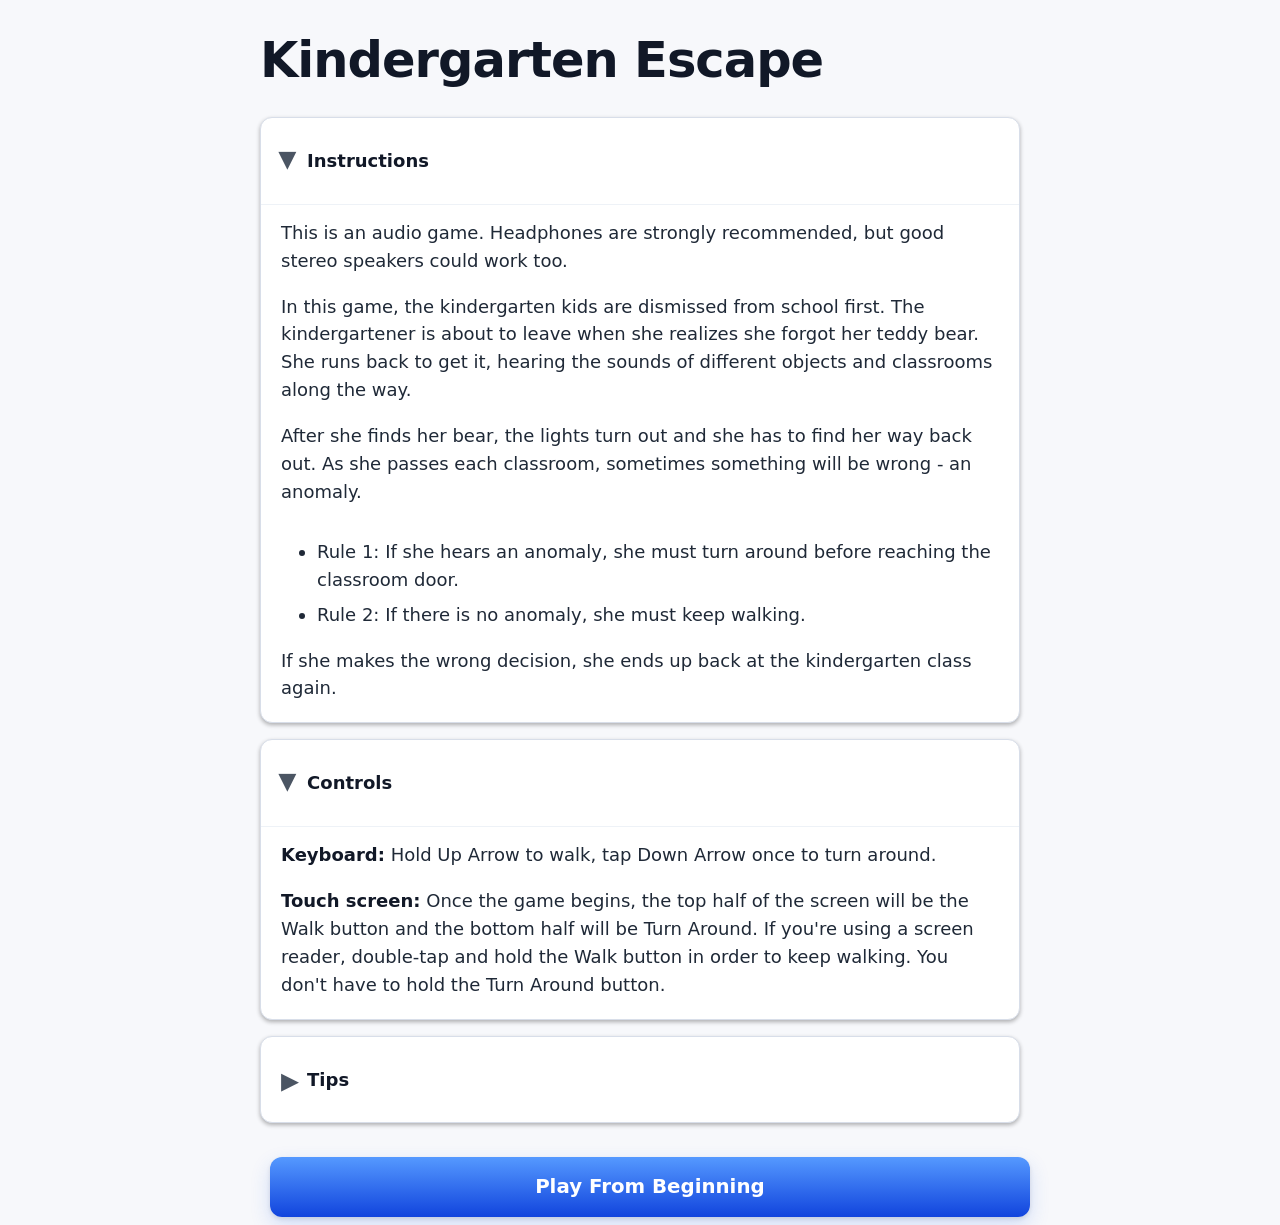
<file: index.html>
<!DOCTYPE html>
<html>
  <head>
    <meta charset="utf-8">
    <meta name="viewport" content="width=device-width, initial-scale=1">
    <title>
      Kindergarten Escape
    </title>
    <link rel="stylesheet" href="style.css">
    <script src="sound.js"></script>
    <script src="engine.js"></script>
    <script src="game.js"></script>
  </head>
  <body>
    <main class="page">
      <section hidden id="title">
        <h1>Kindergarten Escape</h1>
      </section>
      <section hidden id="highscore">
      </section>
      <section id="info" class="info">
        <details id="instructionsDetails" open>
          <summary>Instructions</summary>
          <p>
            This is an audio game. Headphones are strongly recommended,
            but good stereo speakers could work too.
          </p>
          <p>
            In this game, the kindergarten kids are dismissed from school first.
            The kindergartener is about to leave when she realizes
            she forgot her teddy bear. She runs back to get it, hearing
            the sounds of different objects and classrooms along the way.
          </p>
          <p>
            After she finds her bear, the lights turn out and she has to
            find her way back out. As she passes each classroom, sometimes
            something will be wrong - an anomaly.
          </p>
          <ul>
            <li>Rule 1: If she hears an anomaly, she must turn around before reaching the
              classroom door.
            <li>Rule 2: If there is no anomaly, she must keep walking.
          </ul>
          <p>
            If she makes the wrong decision, she ends up back at the kindergarten class
            again.
          </p>
        </details>
        <details id="controlsDetails" open>
          <summary>Controls</summary>
          <p>
            <b>Keyboard:</b> Hold Up Arrow to walk, tap Down Arrow once to turn around.
          </p>
          <p>
            <b>Touch screen:</b> Once the game begins, the top half of the screen will be
            the Walk button and the bottom half will be Turn Around. If you're using a
            screen reader, double-tap and hold the Walk button in order to keep walking.
            You don't have to hold the Turn Around button.
          </p>
        </details>
        <details id="tipsDetails">
          <summary>Tips</summary>
          <ul>
            <li>The game doesn't progress if you stop moving. Take your time
              approaching each door until you get better at the game.
            <li>The order of the classrooms is always the same.
            <li>An anomaly might introduce an extra sound, or it might replace the
              sound of a classroom with a different one.
            <li>Rarely, the anomaly might be that the classroom door is on the
              wrong side.
          </ul>
        </details>
      </section>
      <div hidden id="loading">
	The audio for the game is loading, please wait...
      </div>
      <nav hidden id="introsection">
	<h2>
	  Listen...
	</h2>
        <button id="skip">Skip to Game</button>	
        <button id="exitIntro">Exit</button>
      </nav>
      <nav hidden id="finished">
	<h2>Congratulations!</h2>
	<p id="finishedScore"></p>
        <button id="backToMain">Back to Main Menu</button>
      </nav>
      <nav hidden id="menu">
	<div class="menu">
          <button id="intro">Play From Beginning</button>
          <button id="play">Play Game</button>
	</div>
      </nav>
      <div hidden id="gamecontrols" class="in-game-controls">
        <button id="walk">Walk</button>
        <button id="turn">Turn Around</button>
        <button id="quitGame">Give Up</button>
      </div>
      <div id="live" aria-live="polite"></div>
    </main>
  </body>
</html>
</file>
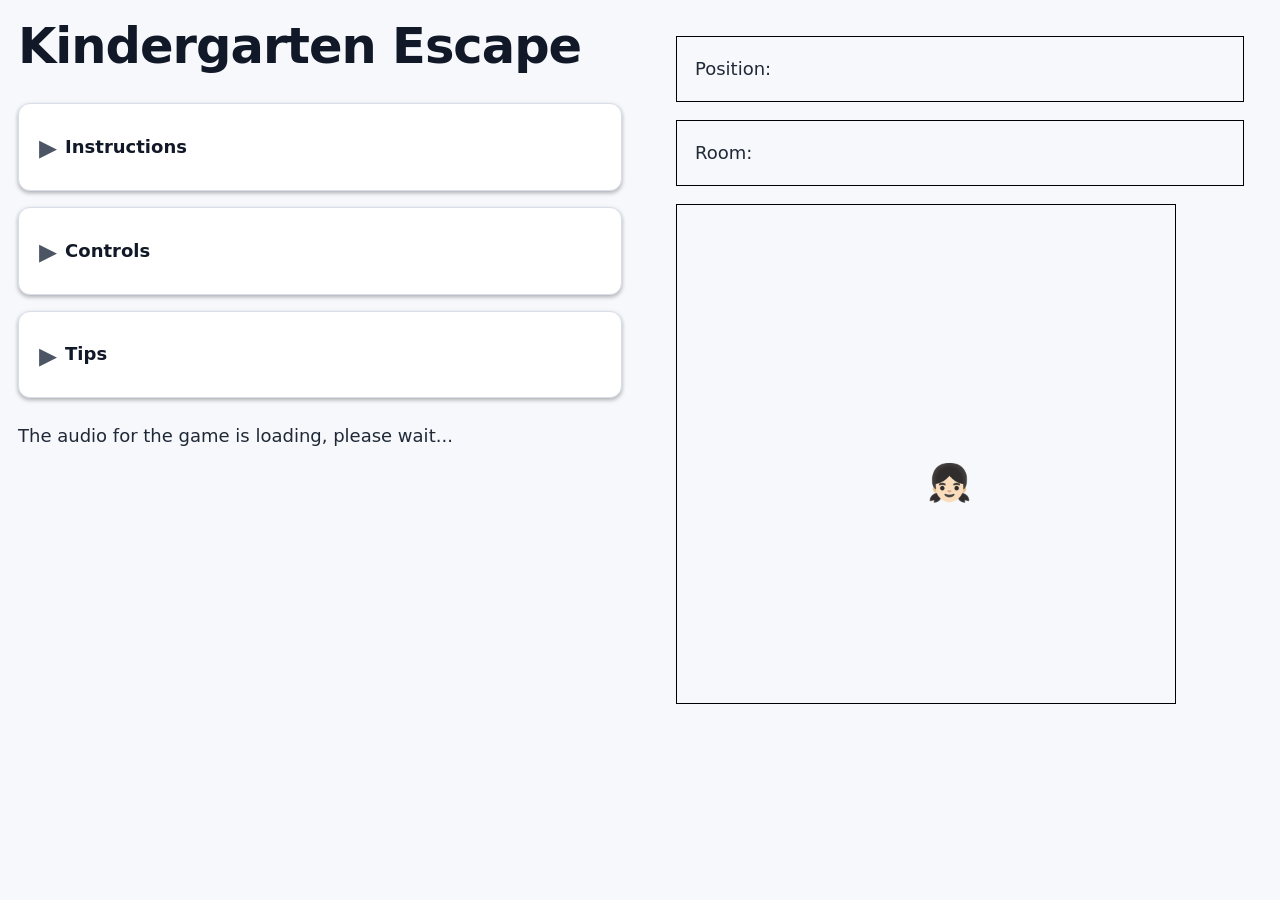
<file: debug.html>
<!DOCTYPE html>
<html>
  <head>
    <meta charset="utf-8">
    <title>
      Kindergarten Escape Debug
    </title>
    <link rel="stylesheet" href="style.css">
    <script src="sound.js"></script>
    <script src="engine.js"></script>
    <script src="game.js"></script>
  </head>
  <body class="debug">
    <main class="left">
      <section hidden id="title">
        <h1>Kindergarten Escape</h1>
      </section>
      <section hidden id="highscore">
        High score: 46.1 seconds
      </section>
      <section id="info" class="info">
        <details id="instructionsDetails" open>
          <summary>Instructions</summary>
          <p>
            This is an audio game. Headphones are strongly recommended,
            but good stereo speakers could work too.
          </p>
          <p>
            In this game, the kindergarten kids are dismissed from school first.
            The kindergartener is about to leave when she realizes
            she forgot her teddy bear. She runs back to get it, hearing
            the sounds of different objects and classrooms along the way.
          </p>
          <p>
            After she finds her bear, the lights turn out and she has to
            find her way back out. As she passes each classroom, sometimes
            something will be wrong - an anomaly.
          </p>
          <ul>
            <li>Rule 1: If she hears an anomaly, she must turn around before reaching the
              classroom door.
            <li>Rule 2: If there is no anomaly, she must keep walking.
          </ul>
          <p>
            If she makes the wrong decision, she ends up back at the kindergarten class
            again.
          </p>
        </details>
        <details id="controlsDetails" open>
          <summary>Controls</summary>
          <p>
            <b>Keyboard:</b> Hold Up Arrow to walk, tap Down Arrow once to turn around.
          </p>
          <p>
            <b>Touch screen:</b> Once the game begins, the top half of the screen will be
            the Walk button and the bottom half will be Turn Around. If you're using a
            screen reader, double-tap and hold the Walk button in order to keep walking.
            You don't have to hold the Turn Around button.
          </p>
        </details>
        <details id="tipsDetails">
          <summary>Tips</summary>
          <ul>
            <li>The game doesn't progress if you stop moving. Take your time
              approaching each door until you get better at the game.
            <li>The order of the classrooms is always the same.
            <li>An anomaly might introduce an extra sound, or it might replace the
              sound of a classroom with a different one.
            <li>Rarely, the anomaly might be that the classroom door is on the
              wrong side.
          </ul>
        </details>
      </section>
      <div hidden id="loading">
	The audio for the game is loading, please wait...
      </div>
      <nav hidden id="introsection">
	<h2>
	  Listen...
	</h2>
        <button id="skip">Skip to Game</button>	
        <button id="exitIntro">Exit</button>
      </nav>
      <nav hidden id="finished">
	<h2>Congratulations!</h2>
	<p id="finishedScore"></p>
        <button id="backToMain">Back to Main Menu</button>
      </nav>
      <nav hidden id="menu">
	<div class="menu">
          <button id="intro">Play From Beginning</button>
          <button id="play">Play Game</button>
	</div>
      </nav>
      <div hidden id="gamecontrols" class="in-game-controls">
        <button id="walk">Walk</button>
        <button id="turn">Turn Around</button>
        <button id="quitGame">Give Up</button>
      </div>
      <div id="live" aria-live="polite"></div>
    </main>
    <div class="right">
      <div class="box">
	Position: <span id="position"></span>
      </div>
      <div class="box">
	Room: <span id="room"></span>
      </div>
      <div id="spatial">
        <div class="icon" id="playerIcon">👧🏻</div>
        <div class="icon" id="roomIcon">🚪</div>
      </div>
    </div>
  </body>
</html>
</file>
<file: style.css>
/* Reset */
*,
*::before,
*::after {
  box-sizing: border-box;
}

html {
  font-size: 18px;
}

body {
  margin: 0;
  background: #f7f8fb;
  color: #1f2937;
  font-family: Inter, ui-sans-serif, system-ui, -apple-system, BlinkMacSystemFont,
    "Segoe UI", Roboto, Helvetica, Arial, sans-serif;
  line-height: 1.55;
}

.page {
  width: min(760px, calc(100% - 32px));
  margin: 0 auto;
  padding: 24px 0 40px;
}

/* Title */
h1 {
  margin: 0 0 24px;
  font-size: clamp(2rem, 4vw, 2.75rem);
  line-height: 1.15;
  font-weight: 700;
  letter-spacing: -0.02em;
  color: #111827;
}

/* General text rhythm */
p,
ul {
  margin: 0 0 1rem;
}

ul {
  padding-left: 1.25rem;
}

li + li {
  margin-top: 0.4rem;
}

strong,
b {
  color: #111827;
}

/* Info section spacing */
.info {
  margin-bottom: 24px;
}

#highscore {
  margin: 0 0 16px;
  background: #ffffff;
  border: 1px solid #d8dee9;
  border-radius: 12px;
  box-shadow: 0 1px 2px rgba(0, 0, 0, 0.04);
  overflow: hidden;
  padding: 1em;
  font-weight: bold;
  background-color: #ffe;
}

/* Details cards */
details {
  margin: 0 0 16px;
  background: #ffffff;
  border: 1px solid #d8dee9;
  border-radius: 12px;
  overflow: hidden;
  box-shadow: 0 2px 4px rgba(0,0,0,0.3);
}

/* Summary styled like a clean card header */
summary {
  display: flex;
  align-items: center;
  gap: 8px;
  cursor: pointer;
  list-style: none;
  padding: 14px 18px;
  font-weight: 650;
  font-size: 1rem;
  color: #111827;
  user-select: none;
}

/* Hide native disclosure marker */
summary::-webkit-details-marker {
  display: none;
}

/* Custom disclosure triangle */
summary::before {
  content: "▸";
  flex: 0 0 auto;
  transition: transform 120ms ease;
  transform-origin: center;
  color: #4b5563;
  font-size: 200%;
}

details[open] summary::before {
  transform: rotate(90deg);
}

details ul {
    margin-left: 2em;
}

/* Optional hover/focus feel */
summary:hover, summary:focus-visible {
  background: #def;
  outline: none;
}

/* Padding for the content inside details */
details > :not(summary) {
  padding-left: 18px;
  padding-right: 18px;
}

details > :last-child {
  padding-bottom: 18px;
  margin-bottom: 0;
}

/* Add a little space between header and content when open */
details[open] summary {
  border-bottom: 1px solid #eef2f7;
}

details[open] > :not(summary):first-of-type {
  padding-top: 14px;
}

details p:first-of-type,
details ul:first-of-type {
  margin-top: 0;
}

/* Main menu buttons */
.menu {
  display: grid;
  gap: 12px;
  margin-top: 8px;
}

nav button {
  display: block;
  width: 100%;
  min-height: 58px;
  padding: 14px 18px;
  border: none;
  border-radius: 12px;
  font: inherit;
  font-size: 1.05rem;
  font-weight: 700;
  text-align: center;
  color: white;
  background: linear-gradient(180deg, #5599ff, #1144dd);
  box-shadow:
    0 2px 4px rgba(0, 0, 0, 0.10),
    0 8px 20px rgba(37, 99, 235, 0.18);
  cursor: pointer;
  transition:
    transform 120ms ease,
    box-shadow 120ms ease,
    opacity 120ms ease,
    background 120ms ease;
}

button {
  cursor: pointer;
}

.menu button:focus-visible, .menu button:hover:not(:disabled) {
  background: linear-gradient(180deg, #77bbff, #3366dd);
  outline: 5px solid #93c5fd;
}

.menu button:disabled {
  cursor: not-allowed;
  opacity: 0.55;
  background: linear-gradient(180deg, #94a3b8, #64748b);
  box-shadow: none;
}

/* In-game controls: leave your custom styling alone */
.in-game-controls button {
  font: inherit;
}

/* Larger screens */
@media (min-width: 640px) {
  .page {
    width: min(760px, calc(100% - 48px));
    padding-top: 32px;
    padding-bottom: 48px;
  }

  h1 {
    margin-bottom: 28px;
  }

  summary {
    padding: 15px 20px;
  }

  details > :not(summary) {
    padding-left: 20px;
    padding-right: 20px;
  }

  details > :last-child {
    padding-bottom: 20px;
  }

  .menu {
    gap: 14px;
  }

  .menu button {
    min-height: 60px;
    font-size: 1.1rem;
  }
}

button {
    margin: 0.5em;
    padding: 0.5em 1em;
    font-size: 200%;
    user-select: none;
    -webkit-user-select: none;
    -webkit-touch-callout: none;
    touch-action: none;
}

:disabled {
    color: #ccc;
}

#walk {
    position: fixed;
    left: 0px;
    top: 0px;
    right: 0px;
    height: 50dvh;
    padding: 0;
    margin: 0;
    border: 0;
    background-color: #efe;
}

#walk:focus-visible, #walk:hover {
    background-color: #cfc;
}

#turn {
    position: fixed;
    left: 0px;
    top: 50dvh;
    right: 0px;
    height: 40dvh;
    padding: 0;
    margin: 0;
    border: 0;
    background-color: #fee;
}

#turn:focus-visible, #turn:hover {
    background-color: #fcc;
}

#quitGame {
    position: fixed;
    left: 0px;
    bottom: 0px;
    right: 0px;
    height: 10dvh;
    padding: 0;
    margin: 0;
    border: 0;
    background-color: #eef;
}

#quitGame:focus-visible, #quitGame:hover {
    background-color: #ccf;
}


.debug #walk, .debug #turn {
    position: static;
    width: 300px;
    height: 100px;
    margin: 1em;
}

.debug button {
    font-size: 140%;
}

.left {
    position: fixed;
    left: 0px;
    top: 0px;
    width: 50dvw;
    height: 100dvh;
    padding: 1em;
    margin: 0;
    border: 0;
}

.right {
    position: fixed;
    right: 0px;
    top: 0px;
    width: 50dvw;
    height: 100dvh;
    padding: 1em;
    margin: 0;
    border: 0;
}

.debug .box {
    border: 1px solid #000;
    padding: 1em;
    margin: 1em;
}

.debug #spatial {
    position: relative;
    width: 500px;
    height: 500px;
    border: 1px solid #000;
    margin: 1em;
    overflow: hidden;
}

.debug .icon {
    position: absolute;
    left: 250px;
    top: 250px;
    font-size: 200%;
}

.debug .icon#roomIcon {
    top: -100px;
}

#live {
    display: block;
    overflow: hidden;
    width: 2px;
    height: 2px;
}
</file>
